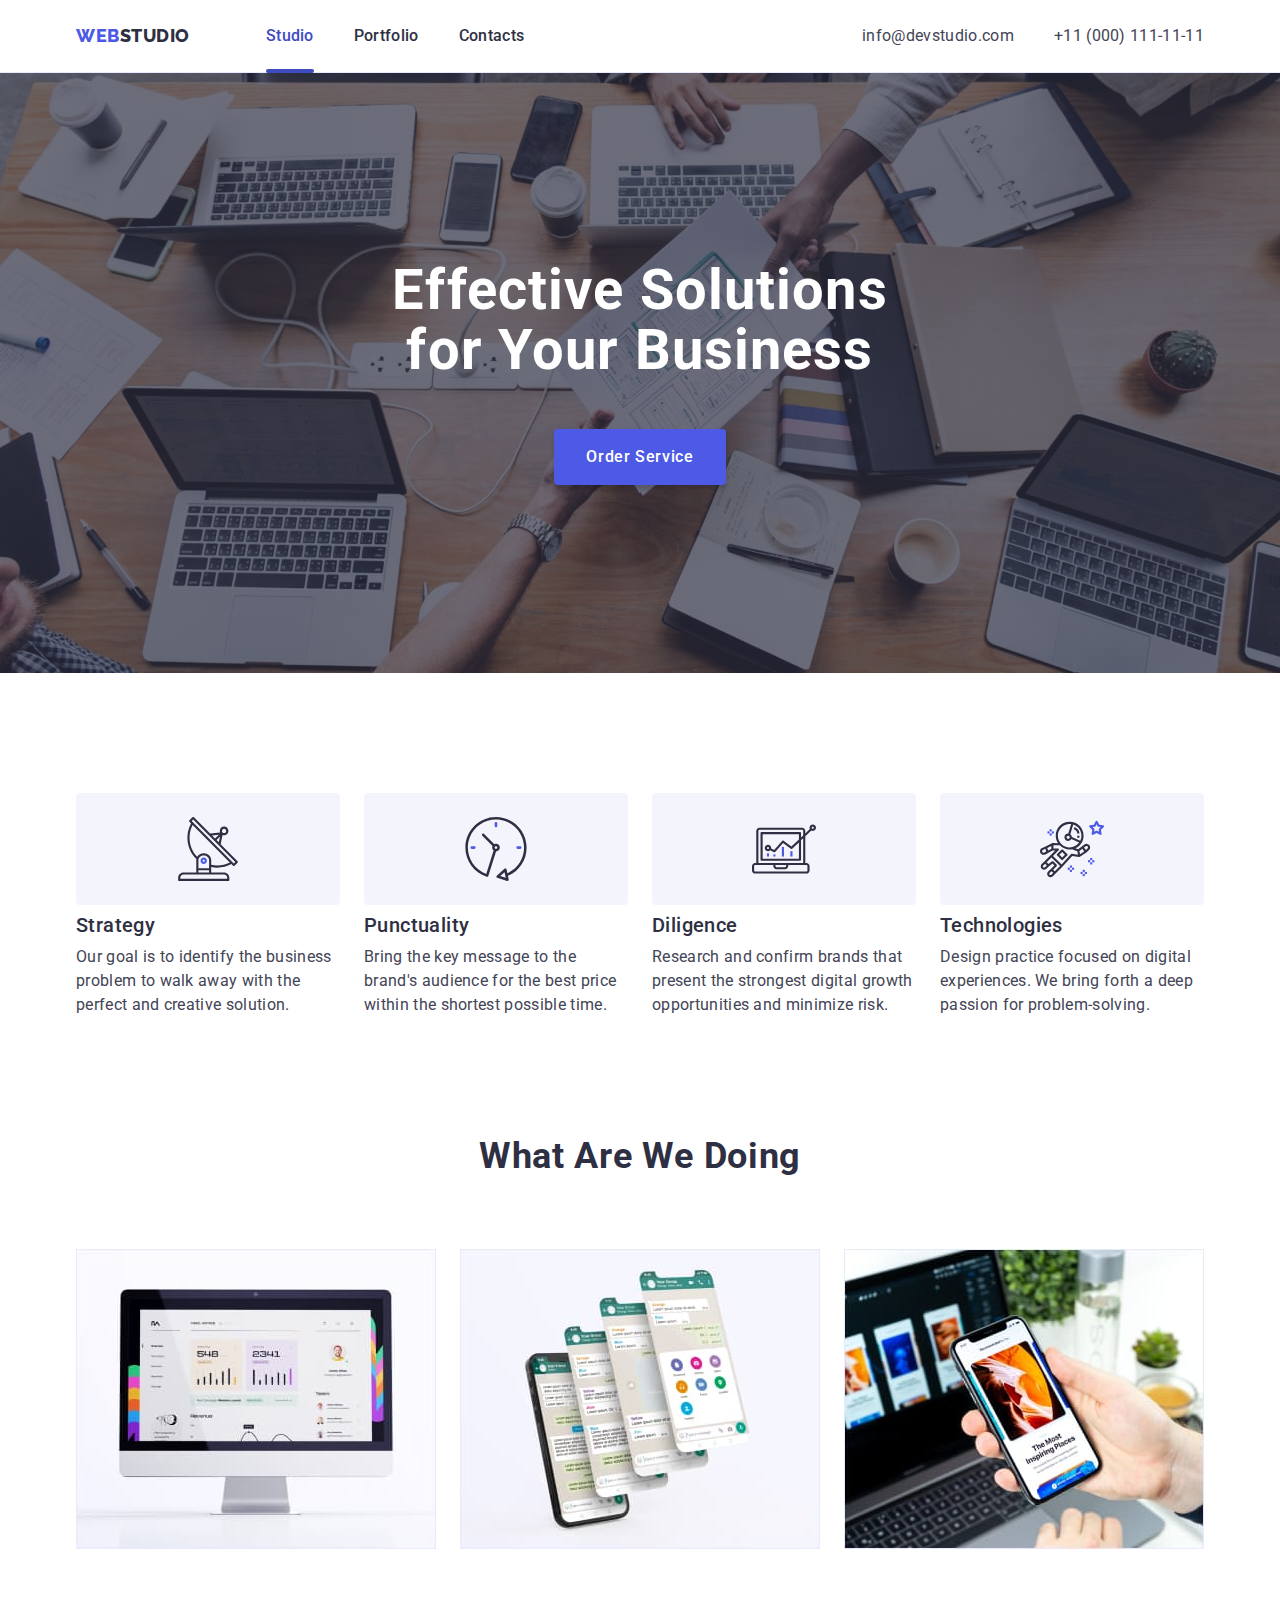
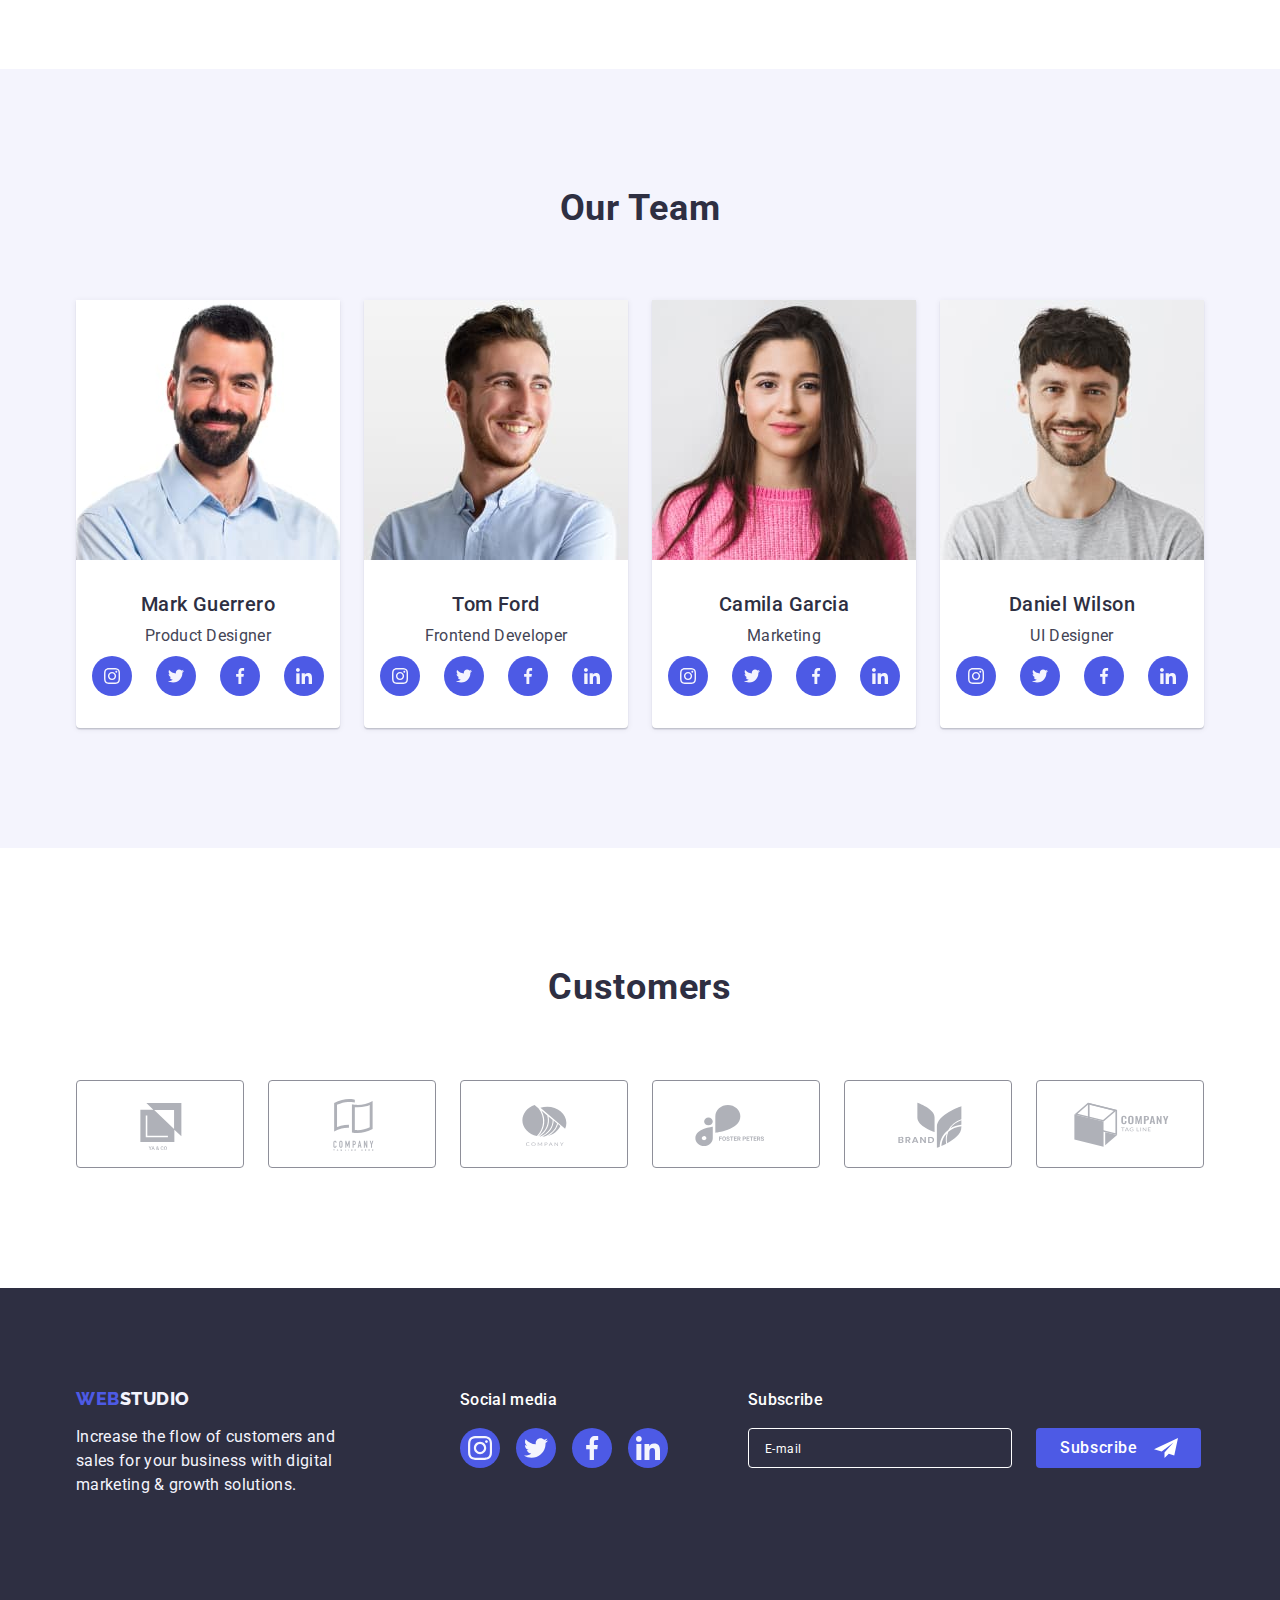
<file: index.html>
<!DOCTYPE html>
<html lang="en">
  <head>
    <meta charset="UTF-8" />
    <meta http-equiv="X-UA-Compatible" content="IE=edge" />
    <meta name="viewport" content="width=device-width, initial-scale=1.0" />
    <title>WebStudio</title>
    <link rel="preconnect" href="https://fonts.googleapis.com" />
    <link rel="preconnect" href="https://fonts.gstatic.com" crossorigin />
    <link
      href="https://fonts.googleapis.com/css2?family=Raleway:wght@800&family=Roboto:wght@400;500;700;900&display=swap"
      rel="stylesheet"
    />
    <link
      rel="stylesheet"
      href="https://cdnjs.cloudflare.com/ajax/libs/modern-normalize/1.1.0/modern-normalize.min.css"
    />
    <link rel="stylesheet" href="./css/styles.css" />
  </head>
  <body>
    <header class="header">
      <div class="container nav-menu">
        <nav class="header-nav">
          <a href="./index.html" class="header-logo link"
            >Web<span class="logo-dark link">Studio</span></a
          >
          <ul class="header-list list">
            <li class="header-item item">
              <a class="header-link current link" href="./index.html">Studio</a>
            </li>
            <li class="header-item item">
              <a class="header-link link" href="./portfolio.html">Portfolio</a>
            </li>
            <li class="header-item item">
              <a class="header-link link" href="">Contacts</a>
            </li>
          </ul>
        </nav>

        <address class="address">
          <ul class="head-address list">
            <li class="header-address item">
              <a class="address-link link" href="mailto:info@devstudio.com"
                >info@devstudio.com</a
              >
            </li>
            <li class="header-address item">
              <a class="address-link link" href="tel:+110001111111"
                >+11 (000) 111-11-11</a
              >
            </li>
          </ul>
        </address>
      </div>
    </header>
    <main class="main">
      <section class="section-hero">
        <div class="container">
          <h1 class="hero-title">Effective Solutions for Your Business</h1>
          <button class="hero-btn" type="button" data-modal-open>
            Order Service
          </button>
          <div class="backdrop is-hidden" data-modal>
            <div class="modal">
              <button class="modal-btn" type="button" data-modal-close>
                <svg class="modal-icon" width="8" height="8">
                  <use href="./images/icon.svg#closeblack"></use>
                </svg>
              </button>
              <p class="modal-text">
                Leave your contacts and we will call you back
              </p>
              <form class="contacts-form" name="contacts_form">
                <label class="label-text" for="name">Name</label>
                <div class="user-name">
                  <input
                    class="name-modal"
                    type="text"
                    name="user_name"
                    id="name"
                  />
                  <svg class="name-icon-mod" width="18" height="18">
                    <use href="./images/icon.svg#person-black"></use>
                  </svg>
                </div>

                <label class="label-text" for="tel">Phone</label>
                <div class="user-tel">
                  <input
                    class="tel-modal"
                    type="tel"
                    name="user_tel"
                    id="tel"
                  />
                  <svg class="tel-icon-mod" width="18" height="24">
                    <use href="./images/icon.svg#phone-black"></use>
                  </svg>
                </div>

                <label class="label-text" for="email">Email</label>
                <div class="user-email">
                  <input
                    class="email-modal"
                    type="email"
                    name="user_email"
                    id="email"
                  />
                  <svg class="email-icon-mod" width="18" height="24">
                    <use href="./images/icon.svg#email-black"></use>
                  </svg>
                </div>
                <div class="modal-comment">
                  <label class="label-text" for="comment">Comment</label>
                  <textarea
                    class="modal-textarea"
                    name="textarea"
                    id="comment"
                    placeholder="Text input"
                  ></textarea>

                  <div class="check-div">
                    <label class="check-lab" for="modal_checkbox">
                      <input
                        class="modalcheck visually-hidden"
                        type="checkbox"
                        name="modal_checkbox"
                        id="modal_checkbox"
                      />
                      <span class="checkbox-icon">
                        <svg class="form-checkbox-icon" width="10" height="8">
                          <use href="./images/icon.svg#vectorcek"></use>
                        </svg>
                      </span>
                    </label>

                    <span class="check-span"
                      >I accept the terms and conditions of the
                      <a class="check-policy" href=""> Privacy Policy</a>
                    </span>
                  </div>
                </div>
                <button class="btn-mod" type="submit">Send</button>
              </form>
            </div>
          </div>
        </div>
      </section>
      <section class="section-company">
        <div class="container company-blok">
          <h2 class="company-title visually-hidden">Company policy</h2>
          <ul class="company list">
            <li class="company-item">
              <div class="company-icon">
                <svg class="card-company" width="64" height="64">
                  <use href="./images/icon.svg#antenna"></use>
                </svg>
              </div>
              <h3 class="company-title">Strategy</h3>
              <p class="company-text">
                Our goal is to identify the business problem to walk away with
                the perfect and creative solution.
              </p>
            </li>
            <li class="company-item">
              <div class="company-icon">
                <svg class="card-company" width="64" height="64">
                  <use href="./images/icon.svg#clock"></use>
                </svg>
              </div>
              <h3 class="company-title">Punctuality</h3>
              <p class="company-text">
                Bring the key message to the brand's audience for the best price
                within the shortest possible time.
              </p>
            </li>

            <li class="company-item">
              <div class="company-icon">
                <svg class="card-company" width="64" height="64">
                  <use href="./images/icon.svg#diagram"></use>
                </svg>
              </div>
              <h3 class="company-title">Diligence</h3>
              <p class="company-text">
                Research and confirm brands that present the strongest digital
                growth opportunities and minimize risk.
              </p>
            </li>

            <li class="company-item">
              <div class="company-icon">
                <svg class="card-company" width="64" height="64">
                  <use href="./images/icon.svg#astronaut"></use>
                </svg>
              </div>
              <h3 class="company-title">Technologies</h3>
              <p class="company-text">
                Design practice focused on digital experiences. We bring forth a
                deep passion for problem-solving.
              </p>
            </li>
          </ul>
        </div>
      </section>
      <section class="section-work">
        <div class="container">
          <h2 class="work-title">What are we doing</h2>
          <ul class="work list">
            <li class="work-item">
              <img
                class="work-img"
                src="./images/img1.jpg"
                alt="monitor"
                width="360"
                height="300"
              />
            </li>
            <li class="work-item">
              <img
                class="work-img"
                src="./images/img2.jpg"
                alt="screen-tabs"
                width="360"
                height="300"
              />
            </li>
            <li class="work-item">
              <img
                class="work-img"
                src="./images/img3.jpg"
                alt="hone-in-hand"
                width="360"
                height="300"
              />
            </li>
          </ul>
        </div>
      </section>
      <section class="section-team">
        <div class="container">
          <h2 class="team-title">Our Team</h2>
          <ul class="team list">
            <li class="work-team">
              <img
                class="team-img"
                src="./images/team1.jpg"
                alt="foto-team-mark"
                width="264"
                height="260"
              />
              <div class="title-name">
                <h3 class="team-underitle">Mark Guerrero</h3>
                <p class="team-text">Product Designer</p>

                <ul class="team-icon-list">
                  <li class="social-media-list">
                    <a href="" class="team-icon-link">
                      <svg class="team-icon" width="16" height="16">
                        <use href="./images/icon.svg#instagram"></use>
                      </svg>
                    </a>
                  </li>
                  <li class="social-media-list">
                    <a href="" class="team-icon-link">
                      <svg class="team-icon" width="16" height="16">
                        <use href="./images/icon.svg#twitter"></use>
                      </svg>
                    </a>
                  </li>
                  <li class="social-media-list">
                    <a href="" class="team-icon-link">
                      <svg class="team-icon" width="16" height="16">
                        <use href="./images/icon.svg#facebook"></use>
                      </svg>
                    </a>
                  </li>
                  <li class="social-media-list">
                    <a href="" class="team-icon-link">
                      <svg class="team-icon" width="16" height="16">
                        <use href="./images/icon.svg#linkedin"></use>
                      </svg>
                    </a>
                  </li>
                </ul>
              </div>
            </li>
            <li class="work-team">
              <img
                class="team-img"
                src="./images/team2.jpg"
                alt="foto-team-tom"
                width="264"
                height="260"
              />
              <div class="title-name">
                <h3 class="team-underitle">Tom Ford</h3>
                <p class="team-text">Frontend Developer</p>

                <ul class="team-icon-list">
                  <li class="social-media-list">
                    <a href="" class="team-icon-link">
                      <svg class="team-icon" width="16" height="16">
                        <use href="./images/icon.svg#instagram"></use>
                      </svg>
                    </a>
                  </li>
                  <li class="social-media-list">
                    <a href="" class="team-icon-link">
                      <svg class="team-icon" width="16" height="16">
                        <use href="./images/icon.svg#twitter"></use>
                      </svg>
                    </a>
                  </li>
                  <li class="social-media-list">
                    <a href="" class="team-icon-link">
                      <svg class="team-icon" width="16" height="16">
                        <use href="./images/icon.svg#facebook"></use>
                      </svg>
                    </a>
                  </li>
                  <li class="social-media-list">
                    <a href="" class="team-icon-link">
                      <svg class="team-icon" width="16" height="16">
                        <use href="./images/icon.svg#linkedin"></use>
                      </svg>
                    </a>
                  </li>
                </ul>
              </div>
            </li>
            <li class="work-team">
              <img
                class="team-img"
                src="./images/team3.jpg"
                alt="foto-team-garcia"
                width="264"
                height="260"
              />
              <div class="title-name">
                <h3 class="team-underitle">Camila Garcia</h3>
                <p class="team-text">Marketing</p>

                <ul class="team-icon-list">
                  <li class="social-media-list">
                    <a href="" class="team-icon-link">
                      <svg class="team-icon" width="16" height="16">
                        <use href="./images/icon.svg#instagram"></use>
                      </svg>
                    </a>
                  </li>
                  <li class="social-media-list">
                    <a href="" class="team-icon-link">
                      <svg class="team-icon" width="16" height="16">
                        <use href="./images/icon.svg#twitter"></use>
                      </svg>
                    </a>
                  </li>
                  <li class="social-media-list">
                    <a href="" class="team-icon-link">
                      <svg class="team-icon" width="16" height="16">
                        <use href="./images/icon.svg#facebook"></use>
                      </svg>
                    </a>
                  </li>
                  <li class="social-media-list">
                    <a href="" class="team-icon-link">
                      <svg class="team-icon" width="16" height="16">
                        <use href="./images/icon.svg#linkedin"></use>
                      </svg>
                    </a>
                  </li>
                </ul>
              </div>
            </li>
            <li class="work-team">
              <img
                class="team-img"
                src="./images/team4.jpg"
                alt="oto-team-daniel"
                width="264"
                height="260"
              />
              <div class="title-name">
                <h3 class="team-underitle">Daniel Wilson</h3>
                <p class="team-text">UI Designer</p>

                <ul class="team-icon-list">
                  <li class="social-media-list">
                    <a href="" class="team-icon-link">
                      <svg class="team-icon" width="16" height="16">
                        <use href="./images/icon.svg#instagram"></use>
                      </svg>
                    </a>
                  </li>
                  <li class="social-media-list">
                    <a href="" class="team-icon-link">
                      <svg class="team-icon" width="16" height="16">
                        <use href="./images/icon.svg#twitter"></use>
                      </svg>
                    </a>
                  </li>
                  <li class="social-media-list">
                    <a href="" class="team-icon-link">
                      <svg class="team-icon" width="16" height="16">
                        <use href="./images/icon.svg#facebook"></use>
                      </svg>
                    </a>
                  </li>
                  <li class="social-media-list">
                    <a href="" class="team-icon-link">
                      <svg class="team-icon" width="16" height="16">
                        <use href="./images/icon.svg#linkedin"></use>
                      </svg>
                    </a>
                  </li>
                </ul>
              </div>
            </li>
          </ul>
        </div>
      </section>
      <section class="customers">
        <div class="container">
          <h2 class="customers-title">Customers</h2>
          <ul class="customers-list">
            <li class="customers-icon">
              <a href="" class="customer-icon-link">
                <svg class="customers-company" width="104" height="56">
                  <use href="./images/icon.svg#group1"></use>
                </svg>
              </a>
            </li>
            <li class="customers-icon">
              <a href="" class="customer-icon-link">
                <svg class="customers-company" width="104" height="56">
                  <use href="./images/icon.svg#group2"></use>
                </svg>
              </a>
            </li>
            <li class="customers-icon">
              <a href="" class="customer-icon-link">
                <svg class="customers-company" width="104" height="56">
                  <use href="./images/icon.svg#group3"></use>
                </svg>
              </a>
            </li>
            <li class="customers-icon">
              <a href="" class="customer-icon-link">
                <svg class="customers-company" width="104" height="56">
                  <use href="./images/icon.svg#group4"></use>
                </svg>
              </a>
            </li>
            <li class="customers-icon">
              <a href="" class="customer-icon-link">
                <svg class="customers-company" width="104" height="56">
                  <use href="./images/icon.svg#group5"></use>
                </svg>
              </a>
            </li>
            <li class="customers-icon">
              <a href="" class="customer-icon-link">
                <svg class="customers-company" width="104" height="56">
                  <use href="./images/icon.svg#group6"></use>
                </svg>
              </a>
            </li>
          </ul>
        </div>
      </section>
    </main>
    <footer class="footer">
      <div class="container footer-tumb">
        <div class="section-one">
          <a class="footer-logo link" href="./index.html"
            >Web<span class="logo-light link">Studio</span></a
          >
          <p class="footer-text">
            Increase the flow of customers and sales for your business with
            digital marketing & growth solutions.
          </p>
        </div>
        <div class="social">
          <p class="footer-title">Social media</p>
          <ul class="footer-list">
            <li class="footer-icon">
              <a href="" class="footer-icon-link">
                <svg class="social-icon" width="24" height="24">
                  <use href="./images/icon.svg#instagram"></use>
                </svg>
              </a>
            </li>
            <li class="footer-icon">
              <a href="" class="footer-icon-link">
                <svg class="social-icon" width="24" height="24">
                  <use href="./images/icon.svg#twitter"></use>
                </svg>
              </a>
            </li>

            <li class="footer-icon">
              <a href="" class="footer-icon-link">
                <svg class="social-icon" width="24" height="24">
                  <use href="./images/icon.svg#facebook"></use>
                </svg>
              </a>
            </li>
            <li class="footer-icon">
              <a href="" class="footer-icon-link">
                <svg class="social-icon" width="24" height="24">
                  <use href="./images/icon.svg#linkedin"></use>
                </svg>
              </a>
            </li>
          </ul>
        </div>
        <div class="subscrib">
          <p class="subscrib-title">Subscribe</p>

          <form class="subscrib-form" name="subscrib_form">
            <label class="subscrib-tumb">
              <input
                class="subscrib-box"
                type="email"
                name="user_email"
                placeholder="E-mail"
                id="user_email"
            /></label>
            <button class="subscrib-btn" type="submit">
              Subscribe

              <svg class="subscrib-icon" width="24" height="24">
                <use href="./images/icon.svg#frame"></use>
              </svg>
            </button>
          </form>
        </div>
      </div>
    </footer>
    <script src="./js/modal.js"></script>
  </body>
</html>
</file>
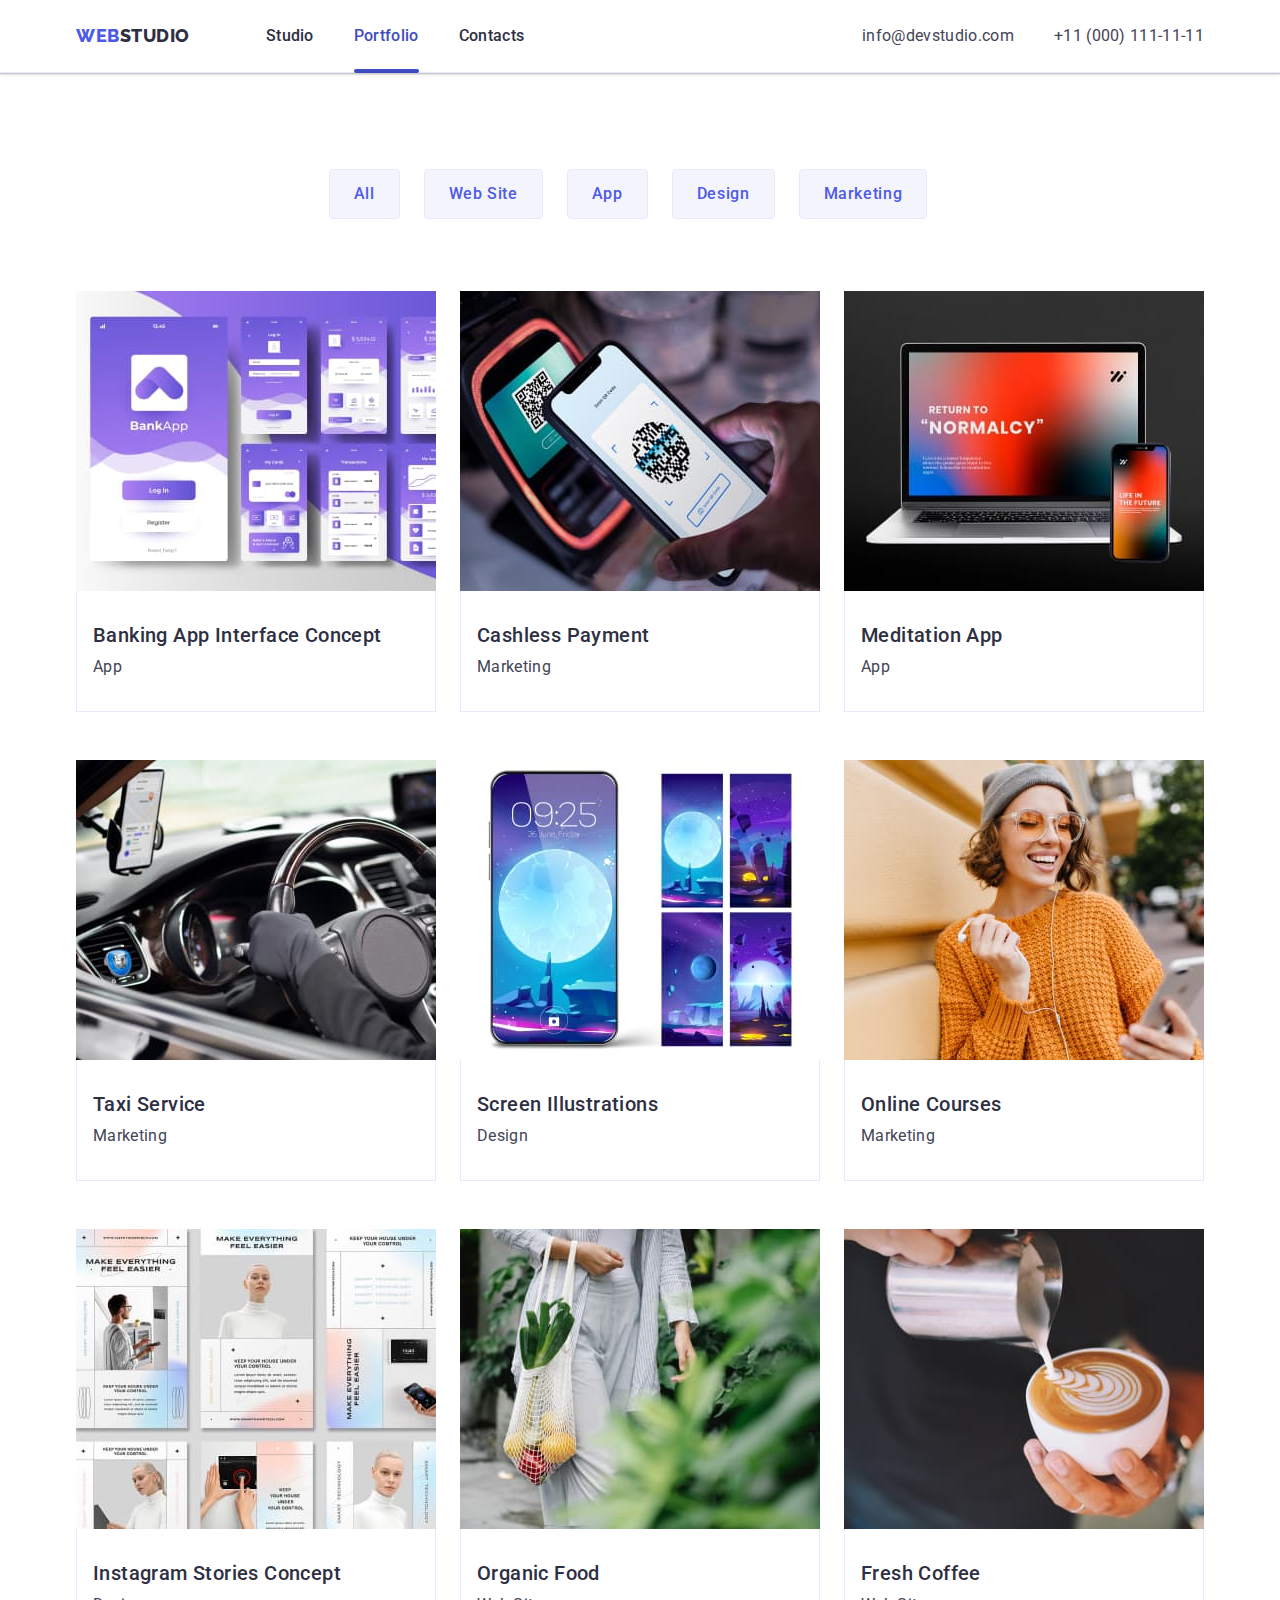
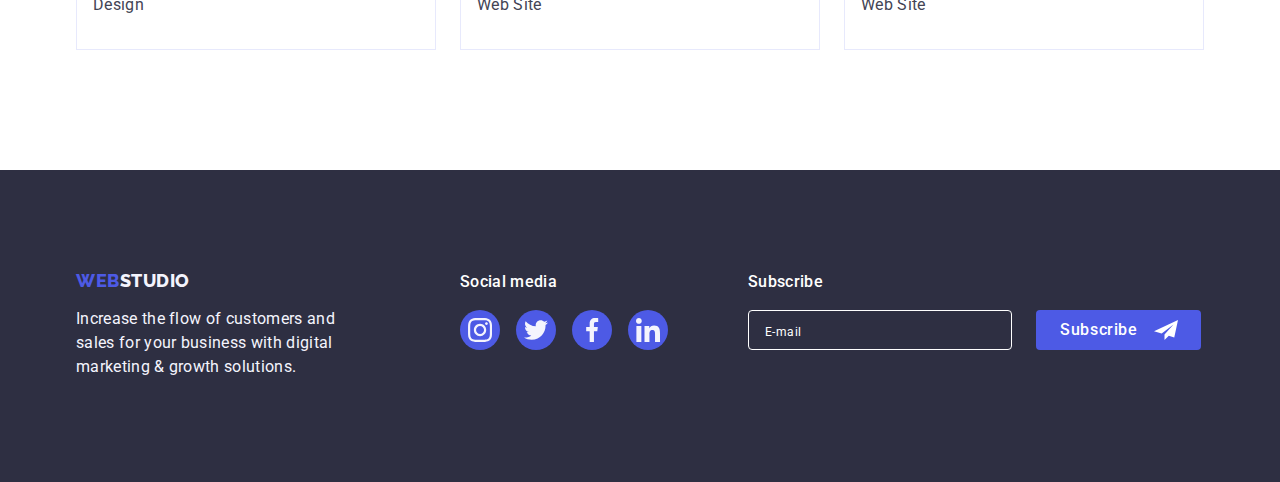
<file: portfolio.html>
<!DOCTYPE html>
<html lang="en">
  <head>
    <meta charset="UTF-8" />
    <meta http-equiv="X-UA-Compatible" content="IE=edge" />
    <meta name="viewport" content="width=device-width, initial-scale=1.0" />
    <title>Portfolio</title>
    <link rel="preconnect" href="https://fonts.googleapis.com" />
    <link rel="preconnect" href="https://fonts.gstatic.com" crossorigin />
    <link
      href="https://fonts.googleapis.com/css2?family=Raleway:wght@800&family=Roboto:wght@400;500;700;900&display=swap"
      rel="stylesheet"
    />
    <link
      rel="stylesheet"
      href="https://cdnjs.cloudflare.com/ajax/libs/modern-normalize/1.1.0/modern-normalize.min.css"
    />
    <link rel="stylesheet" href="./css/styles.css" />
  </head>
  <body>
    <header class="header">
      <div class="container nav-menu">
        <nav class="header-nav">
          <a href="./index.html" class="header-logo link"
            >Web<span class="logo-dark link">Studio</span></a
          >
          <ul class="header-list list">
            <li class="header-item item">
              <a class="header-link link" href="./index.html">Studio</a>
            </li>
            <li class="header-item item">
              <a class="header-link current-port link" href="./portfolio.html"
                >Portfolio</a
              >
            </li>
            <li class="header-item item">
              <a class="header-link link" href="">Contacts</a>
            </li>
          </ul>
        </nav>
        <address class="address">
          <ul class="head-address list">
            <li class="header-address item">
              <a class="address-link link" href="mailto:info@devstudio.com"
                >info@devstudio.com</a
              >
            </li>
            <li class="header-address item">
              <a class="address-link link" href="tel:+110001111111"
                >+11 (000) 111-11-11</a
              >
            </li>
          </ul>
        </address>
      </div>
    </header>
    <main class="main">
      <section class="section-portfolio">
        <div class="container">
          <h1 class="visually-hidden">Cards Portfolio</h1>
          <ul class="portfolio list">
            <li class="portfolio-list">
              <button class="portfolio-btn link" type="button">All</button>
            </li>
            <li class="portfolio-list">
              <button class="portfolio-btn link" type="button">Web Site</button>
            </li>
            <li class="portfolio-list">
              <button class="portfolio-btn link" type="button">App</button>
            </li>
            <li class="portfolio-list">
              <button class="portfolio-btn link" type="button">Design</button>
            </li>
            <li class="portfolio-list">
              <button class="portfolio-btn link" type="button">
                Marketing
              </button>
            </li>
          </ul>
          <ul class="portfolio-cards list">
            <li class="portfolio-item-cards">
              <a class="portfolio-link link" href="">
                <div class="portfolio-box">
                  <img
                    class="portfolio-img"
                    src="./images/imgport1.jpg"
                    alt="interface"
                    width="360"
                    height="300"
                  />
                  <div class="overlay">
                    <p class="portfolio-text-hov">
                      14 Stylish and User-Friendly App Design Concepts · Task
                      Manager App · Calorie Tracker App · Exotic Fruit Ecommerce
                      App · Cloud Storage App
                    </p>
                  </div>
                </div>
                <div class="portfolio-name">
                  <h2 class="portfolio-title">Banking App Interface Concept</h2>
                  <p class="portfolio-text">App</p>
                </div></a
              >
            </li>
            <li class="portfolio-item-cards">
              <a class="portfolio-link link" href="">
                <div class="portfolio-box">
                  <img
                    class="portfolio-img"
                    src="./images/imgport2.jpg"
                    alt="pay"
                    width="360"
                    height="300"
                  />
                  <div class="overlay">
                    <p class="portfolio-text-hov">
                      14 Stylish and User-Friendly App Design Concepts · Task
                      Manager App · Calorie Tracker App · Exotic Fruit Ecommerce
                      App · Cloud Storage App
                    </p>
                  </div>
                </div>
                <div class="portfolio-name">
                  <h2 class="portfolio-title">Cashless Payment</h2>
                  <p class="portfolio-text">Marketing</p>
                </div>
              </a>
            </li>
            <li class="portfolio-item-cards">
              <a class="portfolio-link link" href="">
                <div class="portfolio-box">
                  <img
                    class="portfolio-img"
                    src="./images/imgport3.jpg"
                    alt="laptop"
                    width="360"
                    height="300"
                  />
                  <div class="overlay">
                    <p class="portfolio-text-hov">
                      14 Stylish and User-Friendly App Design Concepts · Task
                      Manager App · Calorie Tracker App · Exotic Fruit Ecommerce
                      App · Cloud Storage App
                    </p>
                  </div>
                </div>
                <div class="portfolio-name">
                  <h2 class="portfolio-title">Meditation App</h2>
                  <p class="portfolio-text">App</p>
                </div></a
              >
            </li>
            <li class="portfolio-item-cards">
              <a class="portfolio-link link" href="">
                <div class="portfolio-box">
                  <img
                    class="portfolio-img"
                    src="./images/imgport4.jpg"
                    alt="taxi car"
                    width="360"
                    height="300"
                  />
                  <div class="overlay">
                    <p class="portfolio-text-hov">
                      14 Stylish and User-Friendly App Design Concepts · Task
                      Manager App · Calorie Tracker App · Exotic Fruit Ecommerce
                      App · Cloud Storage App
                    </p>
                  </div>
                </div>
                <div class="portfolio-name">
                  <h2 class="portfolio-title">Taxi Service</h2>
                  <p class="portfolio-text">Marketing</p>
                </div></a
              >
            </li>
            <li class="portfolio-item-cards">
              <a class="portfolio-link link" href="">
                <div class="portfolio-box">
                  <img
                    class="portfolio-img"
                    src="./images/imgport5.jpg"
                    alt="ilustration phone"
                    width="360"
                    height="300"
                  />
                  <div class="overlay">
                    <p class="portfolio-text-hov">
                      14 Stylish and User-Friendly App Design Concepts · Task
                      Manager App · Calorie Tracker App · Exotic Fruit Ecommerce
                      App · Cloud Storage App
                    </p>
                  </div>
                </div>
                <div class="portfolio-name">
                  <h2 class="portfolio-title">Screen Illustrations</h2>
                  <p class="portfolio-text">Design</p>
                </div></a
              >
            </li>
            <li class="portfolio-item-cards">
              <a class="portfolio-link link" href="">
                <div class="portfolio-box">
                  <img
                    class="portfolio-img"
                    src="./images/imgport6.jpg"
                    alt="girl"
                    width="360"
                    height="300"
                  />
                  <div class="overlay">
                    <p class="portfolio-text-hov">
                      14 Stylish and User-Friendly App Design Concepts · Task
                      Manager App · Calorie Tracker App · Exotic Fruit Ecommerce
                      App · Cloud Storage App
                    </p>
                  </div>
                </div>

                <div class="portfolio-name">
                  <h2 class="portfolio-title">Online Courses</h2>
                  <p class="portfolio-text">Marketing</p>
                </div></a
              >
            </li>
            <li class="portfolio-item-cards">
              <a class="portfolio-link link" href="">
                <div class="portfolio-box">
                  <img
                    class="portfolio-img"
                    src="./images/imgport7.jpg"
                    alt="foto instagram"
                    width="360"
                    height="300"
                  />
                  <div class="overlay">
                    <p class="portfolio-text-hov">
                      14 Stylish and User-Friendly App Design Concepts · Task
                      Manager App · Calorie Tracker App · Exotic Fruit Ecommerce
                      App · Cloud Storage App
                    </p>
                  </div>
                </div>
                <div class="portfolio-name">
                  <h2 class="portfolio-title">Instagram Stories Concept</h2>
                  <p class="portfolio-text">Design</p>
                </div></a
              >
            </li>
            <li class="portfolio-item-cards">
              <a class="portfolio-link link" href="">
                <div class="portfolio-box">
                  <img
                    class="portfolio-img"
                    src="./images/imgport8.jpg"
                    alt="food"
                    width="360"
                    height="300"
                  />
                  <div class="overlay">
                    <p class="portfolio-text-hov">
                      14 Stylish and User-Friendly App Design Concepts · Task
                      Manager App · Calorie Tracker App · Exotic Fruit Ecommerce
                      App · Cloud Storage App
                    </p>
                  </div>
                </div>
                <div class="portfolio-name">
                  <h2 class="portfolio-title">Organic Food</h2>
                  <p class="portfolio-text">Web Site</p>
                </div></a
              >
            </li>
            <li class="portfolio-item-cards">
              <a class="portfolio-link link" href="">
                <div class="portfolio-box">
                  <img
                    class="portfolio-img"
                    src="./images/imgport9.jpg"
                    alt="cofe cap"
                    width="360"
                    height="300"
                  />
                  <div class="overlay">
                    <p class="portfolio-text-hov">
                      14 Stylish and User-Friendly App Design Concepts · Task
                      Manager App · Calorie Tracker App · Exotic Fruit Ecommerce
                      App · Cloud Storage App
                    </p>
                  </div>
                </div>
                <div class="portfolio-name">
                  <h2 class="portfolio-title">Fresh Coffee</h2>
                  <p class="portfolio-text">Web Site</p>
                </div></a
              >
            </li>
          </ul>
        </div>
      </section>
    </main>
    <footer class="footer">
      <div class="container footer-tumb">
        <div class="section-one">
          <a class="footer-logo link" href="./index.html"
            >Web<span class="logo-light link">Studio</span></a
          >
          <p class="footer-text">
            Increase the flow of customers and sales for your business with
            digital marketing & growth solutions.
          </p>
        </div>
        <div class="social">
          <p class="footer-title">Social media</p>
          <ul class="footer-list">
            <li class="footer-icon">
              <a href="" class="footer-icon-link">
                <svg class="social-icon" width="24" height="24">
                  <use href="./images/icon.svg#instagram"></use>
                </svg>
              </a>
            </li>
            <li class="footer-icon">
              <a href="" class="footer-icon-link">
                <svg class="social-icon" width="24" height="24">
                  <use href="./images/icon.svg#twitter"></use>
                </svg>
              </a>
            </li>

            <li class="footer-icon">
              <a href="" class="footer-icon-link">
                <svg class="social-icon" width="24" height="24">
                  <use href="./images/icon.svg#facebook"></use>
                </svg>
              </a>
            </li>
            <li class="footer-icon">
              <a href="" class="footer-icon-link">
                <svg class="social-icon" width="24" height="24">
                  <use href="./images/icon.svg#linkedin"></use>
                </svg>
              </a>
            </li>
          </ul>
        </div>
        <div class="subscrib">
          <p class="subscrib-title">Subscribe</p>

          <form class="subscrib-form" name="subscrib_form">
            <label class="subscrib-tumb">
              <input
                class="subscrib-box"
                type="email"
                name="user_email"
                placeholder="E-mail"
                id="user_email"
            /></label>
            <button class="subscrib-btn" type="submit">
              Subscribe

              <svg class="subscrib-icon" width="24" height="24">
                <use href="./images/icon.svg#frame"></use>
              </svg>
            </button>
          </form>
        </div>
      </div>
    </footer>
  </body>
</html>
</file>
<file: css/styles.css>
html {
  box-sizing: border-box;
}
*,
*::before,
*::after {
  box-sizing: inherit;
}

:root {
  --primary-font: "Roboto", sans-serif;
  --secondary-font: "Raleway", sans-serif;
  --iris: #4d5ae5;
  --ocean: #404bbf;
  --navy-blue: #2e2f42;
  --green: #31d0aa;
  --slate: #434455;
  --light-slate: #8e8f99;
  --cornflower: #e7e9fc;
  --cloud: #f4f4fd;
  --navy-blue-modal: #2e2f42;
  --grey: #2e2f42;
  --white: #ffffff;
  --dairy: #fcfcfc;
  --color-link: #afb1b8;
  --background-main: #ffffff;
  --background-secondary: #f4f4fd;
  --backgraund-section: #e5e5e5;
  --backgraund-modal: rgba(46, 47, 66, 0.4);
}

body {
  font-family: "Roboto", sans-serif;
  background-color: var(--background-main);
  color: #434455;
  font-size: 16px;
  line-height: 1.5;
  letter-spacing: 0.02em;
}
h1,
h2,
h3,
h4,
h5,
h6,
p {
  margin: 0;
}
a {
  text-decoration: none;
}
ul {
  padding: 0;
  margin: 0;
  list-style: none;
}

img {
  display: block;
}
.visually-hidden {
  position: absolute;
  width: 1px;
  height: 1px;
  margin: -1px;
  border: 0;
  padding: 0;

  white-space: nowrap;
  clip-path: inset(100%);
  clip: rect(0 0 0 0);
  overflow: hidden;
}

.container {
  width: 1158px;
  margin-left: auto;
  margin-right: auto;
  padding-left: 15px;
  padding-right: 15px;
}
.team-icon-link,
.link {
  text-decoration: none;
}
.list {
  list-style: none;
  padding: 0;
  margin: 0;
}

/* hero */
.section-hero {
  padding: 188px 0;
  max-width: 1440px;
  height: 600px;
  margin-left: auto;
  margin-right: auto;
  background-image: linear-gradient(
      rgba(46, 47, 66, 0.7),
      rgba(46, 47, 66, 0.7)
    ),
    url(../images/herofon.jpg);
  background-size: cover;
  background-position: center;
  background-repeat: no-repeat;
}
.hero-title {
  font-size: 56px;
  line-height: 1.07;
  text-align: center;
  letter-spacing: 0.02em;
  color: var(--white);
  max-width: 496px;
  margin: 0 auto;
  margin-bottom: 48px;
  font-weight: 700;
}

.hero-btn:hover,
.hero-btn:focus {
  background-color: var(--ocean);
  box-shadow: 0px 4px 4px rgba(0, 0, 0, 0.15);
}

.hero-btn {
  display: block;
  font-family: var(--primary-font);
  padding: 16px 32px;
  font-weight: 500;
  font-size: 16px;
  line-height: 1.5;
  letter-spacing: 0.04em;
  color: var(--white);
  background-color: var(--iris);
  cursor: pointer;
  border-radius: 4px;
  min-width: 169px;
  height: 56px;
  border: 1px solid transparent;
  text-align: center;
  border: none;
  margin: 0 auto;
  box-shadow: 0px 4px 4px rgba(0, 0, 0, 0.15);
  transition: background-color 250ms cubic-bezier(0.4, 0, 0.2, 1),
    box-shadow 250ms cubic-bezier(0.4, 0, 0.2, 1);
}
/* modal */

.backdrop {
  position: fixed;
  top: 0;
  right: 0;
  bottom: 0;
  left: 0;
  background-color: var(--backgraund-modal);
  opacity: 1;
  visibility: visible;
  pointer-events: initial;
  transition: opasity 250ms cubic-bezier(0.4, 0, 0.2, 1),
    visibility 250ms cubic-bezier(0.4, 0, 0.2, 1);
}
.modal {
  position: absolute;
  width: 408px;
  min-height: 584px;
  background: var(--dairy);
  box-shadow: 0px 1px 1px rgba(0, 0, 0, 0.14), 0px 1px 3px rgba(0, 0, 0, 0.12),
    0px 2px 1px rgba(0, 0, 0, 0.2);
  border-radius: 4px;
  top: 50%;
  left: 50%;
  transform: translate(-50%, -50%);
  padding-top: 72px;
  padding-right: 24px;
  padding-bottom: 24px;
  padding-left: 24px;
}
.modal-btn {
  position: absolute;
  top: 24px;
  right: 24px;
  border-radius: 50%;
  background-color: var(--cornflower);
  border: 1px solid rgba(0, 0, 0, 0.1);
  cursor: pointer;
  display: flex;
  justify-content: center;
  align-items: center;
  width: 24px;
  height: 24px;
  transition: background-color 250ms cubic-bezier(0.4, 0, 0.2, 1),
    fill 250ms cubic-bezier(0.4, 0, 0.2, 1);
}

.modal-btn:hover,
.modal-btn:focus {
  background-color: var(--ocean);
  fill: var(--white);
}

.check-div {
  display: flex;
}

.modalcheck:visually-hidden {
  width: 16px;
  height: 16px;
  border: none;
  border: 1px solid var(--navy-blue);
  border-radius: 2px;
  outline: none;
}
.btn-mod {
  display: block;
  font-family: var(--primary-font);
  padding: 16px 32px;
  font-weight: 500;
  font-size: 16px;
  line-height: 1.5;
  letter-spacing: 0.04em;
  color: var(--white);
  background-color: var(--iris);
  cursor: pointer;
  border-radius: 4px;
  min-width: 169px;
  height: 56px;
  border: 1px solid transparent;
  text-align: center;
  border: none;
  margin: 0 auto;
  box-shadow: 0px 4px 4px rgba(0, 0, 0, 0.15);
  transition: background-color 250ms cubic-bezier(0.4, 0, 0.2, 1),
    box-shadow 250ms cubic-bezier(0.4, 0, 0.2, 1),
    fill 250ms cubic-bezier(0.4, 0, 0.2, 1);
}

.btn-mod:hover,
.btn-mod:focus {
  background-color: var(--ocean);
  box-shadow: 0px 4px 4px rgba(0, 0, 0, 0.15);
  fill: var(--white);
}

.modal-icon {
  color: var(--navy-blue);
}

.form-checkbox-icon {
  position: absolute;
  fill: var(--white);
  cursor: pointer;
}

.check-span {
  font-size: 12px;
  line-height: 1.17;
  color: var(--light-slate);
  letter-spacing: 0.04em;
  margin-left: 8px;
}
.checkbox-icon {
  position: relative;
  display: flex;
  justify-content: center;
  align-items: center;
  width: 16px;
  height: 16px;
  border: 1px solid rgba(46, 47, 66, 0.4);
  border-radius: 2px;
}

.label-text {
  display: block;
  font-size: 12px;
  line-height: 1.16;
  letter-spacing: 0.04em;
  color: var(--light-slate);
  margin-bottom: 4px;
}

.modal-comment {
  margin-bottom: 24px;
}

.name-modal:focus + .name-icon-mod,
.tel-modal:focus + .tel-icon-mod,
.email-modal:focus + .email-icon-mod {
  fill: var(--iris);
}

.modal-text {
  font-weight: 500;
  font-size: 16px;
  line-height: 1.5;
  letter-spacing: 0.02em;
  color: var(--navy-blue);
  margin-bottom: 16px;
  text-align: center;
}

.user-name,
.user-tel,
.user-email {
  position: relative;
  margin-bottom: 8px;
}

.check-policy {
  font-size: 12px;
  line-height: 1.33;
  text-decoration-line: underline;
  color: var(--iris);
}
.name-icon-mod,
.tel-icon-mod,
.email-icon-mod {
  position: absolute;
  width: 18px;
  height: 24px;
  top: 50%;
  left: 16px;
  transform: translateY(-50%);
  fill: var(--navy-blue);
  transition: fill 250ms cubic-bezier(0.4, 0, 0.2, 1);
  cursor: pointer;
}

.modalcheck:checked + .checkbox-icon {
  background-color: var(--ocean);
  border: 1px solid var(--ocean);
  fill: var(--cloud);
}

.name-modal,
.tel-modal,
.email-modal {
  width: 360px;
  height: 40px;
  padding-left: 38px;
  border: 1px solid rgba(46, 47, 66, 0.4);
  outline: 1px solid transparent;
  border-radius: 4px;
  transition: border 250ms cubic-bezier(0.4, 0, 0.2, 1),
    outline 250ms cubic-bezier(0.4, 0, 0.2, 1);
}

.name-modal:focus,
.tel-modal:focus,
.email-modal:focus,
.modal-textarea:focus {
  outline: 1px solid var(--iris);
  border: 1px solid transparent;
}

.modal-textarea {
  width: 360px;
  height: 120px;
  margin-bottom: 16px;
  padding-left: 16px;
  padding-top: 8px;
  resize: none;
  border: 1px solid rgba(46, 47, 66, 0.4);
  outline: 1px solid transparent;
  border-radius: 4px;
  transition: border 250ms cubic-bezier(0.4, 0, 0.2, 1),
    outline 250ms cubic-bezier(0.4, 0, 0.2, 1);
}

.backdrop.is-hidden {
  opacity: 0;
  visibility: hidden;
  pointer-events: none;
}

.modal-textarea::placeholder {
  font-size: 12px;
  line-height: 1.17;
  color: rgba(46, 47, 66, 0.4);
}
.backdrop.is-hidden .modal {
  transform: translate(250ms cubic-bezier(0.4, 0, 0.2, 1));
}

.header {
  border-bottom: 1px solid var(--cornflower);
  box-shadow: 0px 2px 1px rgba(46, 47, 66, 0.08),
    0px 1px 1px rgba(46, 47, 66, 0.16), 0px 1px 6px rgba(46, 47, 66, 0.08);
}
.header-nav {
  display: flex;
  align-items: center;
}

.nav-menu {
  display: flex;
  align-items: center;
}
.header-logo {
  font-family: var(--secondary-font);
  font-weight: 800;
  font-size: 18px;
  line-height: 1.17;
  letter-spacing: 0.03em;
  text-transform: uppercase;
  color: var(--iris);
  margin-right: 76px;
}
.logo-dark {
  font-family: var(--secondary-font);
  font-weight: 800;
  font-size: 18px;
  line-height: 1.17;
  letter-spacing: 0.03em;
  text-transform: uppercase;
  color: var(--navy-blue);
}
.header-list {
  display: flex;
  gap: 40px;
}
.head-address {
  display: flex;
  gap: 40px;
}

.header-link {
  font-weight: 500;
  font-size: 16px;
  line-height: 1.5;
  letter-spacing: 0.02em;
  color: var(--navy-blue);
  padding: 24px 0 24px;
  display: inline-block;
  position: relative;
  transition: color 250ms cubic-bezier(0.4, 0, 0.2, 1);
}
.header-link::after {
  content: "";
  display: inline-block;
  width: 100%;
  height: 4px;
  position: absolute;
  border-radius: 2px;
  left: 0;
  bottom: -1px;
}
.header-link:hover,
.header-link:focus {
  color: var(--ocean);
}

.header-link.current,
.header-link.current-port {
  color: var(--ocean);
}

.header-link.current::after,
.header-link.current-port::after {
  background-color: var(--ocean);
}

.address {
  font-style: normal;
  margin-left: auto;
}

.address-link {
  font-size: 16px;
  line-height: 1.5;
  letter-spacing: 0.02em;
  color: var(--slate);
  padding: 24px 0 24px;
  transition: color 250ms cubic-bezier(0.4, 0, 0.2, 1);
}
.address-link:hover,
.address-link:focus {
  color: var(--ocean);
}

/* section */
.section-company {
  padding: 120px 0;
}
.company {
  display: flex;
  gap: 24px;
}

.company-icon {
  background-color: var(--cloud);
  margin-bottom: 8px;
  width: 264px;
  height: 112px;
  display: flex;
  justify-content: center;
  align-items: center;
  border-radius: 4px;
}

.company-item {
  width: 264px;
  width: calc((100% - 72px) / 4);
}

.company-title,
.team-underitle,
.portfolio-title {
  font-weight: 500;
  font-size: 20px;
  line-height: 1.2;
  letter-spacing: 0.02em;
  color: var(--navy-blue);
  margin-bottom: 8px;
}

.company-text {
  font-size: 16px;
  line-height: 1.5;
  letter-spacing: 0.02em;
  color: var(--slate);
}
.section-work {
  padding-bottom: 120px;
}
.work-title,
.team-title,
.customers-title {
  font-size: 36px;
  line-height: 1.1;
  text-align: center;
  letter-spacing: 0.02em;
  text-transform: capitalize;
  color: var(--navy-blue);

  margin-bottom: 72px;
}
.work {
  display: flex;
  justify-content: center;
  gap: 24px;
}

.work-item {
  width: calc((100% - 48px) / 3);
}

.section-team {
  background-color: var(--background-secondary);
  padding: 120px 0;
}
.team {
  display: flex;
  gap: 24px;
}

.work-team {
  background-color: var(--background-main);
  text-align: center;
  border-radius: 0px 0px 4px 4px;
  box-shadow: 0px 1px 6px rgba(46, 47, 66, 0.08),
    0px 1px 1px rgba(46, 47, 66, 0.16), 0px 2px 1px rgba(46, 47, 66, 0.08);
  cursor: pointer;
}

.title-name {
  padding-top: 32px;
  padding-bottom: 32px;
}
.team-underitle {
  font-family: var(--primary-font);
  font-weight: 500;
  font-size: 20px;
  line-height: 1.2;
  letter-spacing: 0.02em;
  color: var(--navy-blue);
  text-align: center;
  margin-bottom: 8px;
}
.team-icon {
  fill: var(--cloud);
}
.team-text {
  color: var(--slate);
  font-size: 16px;
  line-height: 1.5;
  letter-spacing: 0.02em;
  margin-bottom: 8px;

  text-align: center;
}
.team-icon-list {
  display: flex;
  justify-content: center;
  gap: 24px;
}

.team-icon-link:hover,
.team-icon-link:focus {
  background-color: var(--ocean);
}
.team-icon-link {
  height: 100%;
  width: 100%;
  display: flex;
  justify-content: center;
  align-items: center;
  border-radius: 50%;
  background-color: var(--iris);
  transition: backgraund-color 250ms cubic-bezier(0.4, 0, 0.2, 1);
}

.customers-company {
  fill: currentColor;
}

.customer-icon-link {
  width: 168px;
  height: 88px;
  display: flex;
  justify-content: center;
  align-items: center;
  border-radius: 4px;
  border: 1px solid var(--light-slate);
  color: var(--color-link);
  transition: color 250ms cubic-bezier(0.4, 0, 0.2, 1),
    border 250ms cubic-bezier(0.4, 0, 0.2, 1);
}

.customer-icon-link:hover,
.customer-icon-link:focus {
  border: 1px solid var(--ocean);
  color: var(--ocean);
  cursor: pointer;
}

.customers {
  padding: 120px 0;
}
.customers-list {
  display: flex;
  gap: 24px;
  border: rgba(0, 0, 0, 0.25);
}
/* portfolio */
.section-portfolio {
  padding-top: 96px;
  padding-bottom: 120px;
}
.portfolio {
  display: flex;
  justify-content: center;
  margin-bottom: 72px;
}

.portfolio-btn:hover,
.portfolio-btn:focus {
  background-color: var(--ocean);
  color: var(--white);
  border: 1px solid transparent;
  box-shadow: 0px 3px 1px rgba(0, 0, 0, 0.1), 0px 2px 1px rgba(0, 0, 0, 0.08),
    0px 2px 2px rgba(0, 0, 0, 0.12);
}

.portfolio-list {
  margin-right: 24px;
}

.portfolio-btn {
  font-family: var(--primary-font);
  font-weight: 500;
  font-size: 16px;
  line-height: 1.5;
  letter-spacing: 0.04em;
  color: var(--iris);
  background-color: var(--cloud);
  cursor: pointer;
  padding: 12px 24px;
  border: 1px solid var(--cornflower);
  border-radius: 4px;
  transition: backgraund-color 250ms cubic-bezier(0.4, 0, 0.2, 1),
    color 250ms cubic-bezier(0.4, 0, 0.2, 1),
    box-shadow 250ms cubic-bezier(0.4, 0, 0.2, 1),
    border 250ms cubic-bezier(0.4, 0, 0.2, 1);
}

.portfolio-cards {
  display: flex;
  flex-wrap: wrap;
  row-gap: 48px;
  column-gap: 24px;
}

.portfolio-item-cards {
  width: calc((100% - 48px) / 3);
}

.portfolio-name {
  padding: 32px 16px;
  border: 1px solid var(--cornflower);
  border-top: none;
}

.portfolio-link:hover,
.portfolio-link:focus {
  box-shadow: 0px 1px 6px rgba(46, 47, 66, 0.08),
    0px 1px 1px rgba(46, 47, 66, 0.16), 0px 2px 1px rgba(46, 47, 66, 0.08);
}
.portfolio-link {
  display: block;
  transition: box-shadow 250ms cubic-bezier(0.4, 0, 0.2, 1);
}

.portfolio-title {
  font-weight: 500;
  font-size: 20px;
  line-height: 1.2;
  letter-spacing: 0.02em;
  color: var(--navy-blue);
}

.portfolio-text {
  font-size: 16px;
  line-height: 1.5;
  letter-spacing: 0.02em;
  color: var(--slate);
}

.portfolio-text-hov {
  color: var(--cloud);
  font-size: 16px;
  line-height: 1.5;
  letter-spacing: 0.02em;
}

.portfolio-box {
  position: relative;
  overflow: hidden;
}
.overlay {
  position: absolute;

  width: 100%;
  height: 100%;
  padding: 30px;
  bottom: 0;
  left: 0;
  top: 0;
  background-color: var(--iris);
  transform: translateY(100%);
  transition: transform 250ms cubic-bezier(0.4, 0, 0.2, 1);
}
.portfolio-item-cards:hover .overlay {
  transform: translateY(0);
}
.portfolio-link:focus .overlay {
  transform: translateY(0);
}

/* footer */
.footer {
  background-color: var(--navy-blue);
  padding: 100px 0;
}

.footer-logo {
  font-family: var(--secondary-font);
  font-weight: 800;
  font-size: 18px;
  line-height: 1.17;
  letter-spacing: 0.03em;
  text-transform: uppercase;
  color: var(--iris);
  margin-bottom: 16px;
  display: inline-block;
}
.logo-light {
  font-family: var(--secondary-font);
  font-weight: 800;
  font-size: 18px;
  line-height: 1.17;
  letter-spacing: 0.03em;
  text-transform: uppercase;
  color: var(--cloud);
  display: inline-block;
}
.footer-text {
  font-size: 16px;
  line-height: 1.5;
  letter-spacing: 0.02em;
  color: var(--cloud);
  max-width: 264px;
}
.footer-title,
.subscrib-title {
  font-weight: 500;
  font-size: 16px;
  line-height: 1.5;
  letter-spacing: 0.02em;
  color: var(--white);
  margin-bottom: 16px;
}
.social {
  max-width: 208px;
  height: 80px;
  margin-right: 80px;
}
.social-icon {
  fill: #f4f4fd;
}

.footer-list {
  display: flex;
  gap: 16px;
}
.social-media-list,
.footer-icon {
  width: 40px;
  height: 40px;
  justify-content: center;
  align-items: center;
  border-radius: 50%;
}
.footer-icon-link {
  height: 100%;
  width: 100%;
  display: flex;
  justify-content: center;
  align-items: center;
  border-radius: 50%;
  background-color: var(--iris);
  transition: background-color 250ms cubic-bezier(0.4, 0, 0.2, 1);
}

.footer-icon-link:hover,
.footer-icon-link:focus {
  background-color: #31d0aa;
}
.footer-tumb {
  display: flex;
  align-items: baseline;
}
.section-one {
  max-width: 264px;
  height: 112px;
  margin-right: 120px;
}

.subscrib {
  width: 453px;
  height: 80px;
}
.subscrib-box {
  display: block;
  width: 264px;
  height: 40px;
  border: 1px solid var(--white);
  border-radius: 4px;
  background-color: transparent;
  color: var(--white);
  padding: top 8px;
  padding-left: 16px;
}

.subscrib-form input::placeholder {
  color: var(--white);
  font-size: 12px;
  line-height: 2;
  letter-spacing: 0.04em;
}

.subscrib-btn {
  display: block;
  font-family: var(--primary-font);
  color: var(--white);
  padding-top: 8px;
  padding-bottom: 8px;
  padding-left: 24px;
  padding-right: 0px;
  display: flex;
  font-weight: 500;
  font-size: 16px;
  line-height: 1.5;
  letter-spacing: 0.04em;
  background-color: var(--iris);
  cursor: pointer;
  border-radius: 4px;
  width: 165px;
  height: 40px;
  border: 1px solid transparent;
  text-align: center;
  align-items: center;
  border: none;
  margin: 0 auto;
  transition: background-color 250ms cubic-bezier(0.4, 0, 0.2, 1);
}
.subscrib-icon {
  margin-left: 16px;
  fill: var(--white);
}

.subscrib-btn:hover,
.subscrib-btn:focus {
  background-color: var(--ocean);
}

.subscrib-tumb {
  position: relative;
  margin-right: 24px;
}

.subscrib-form {
  display: flex;
}
</file>
